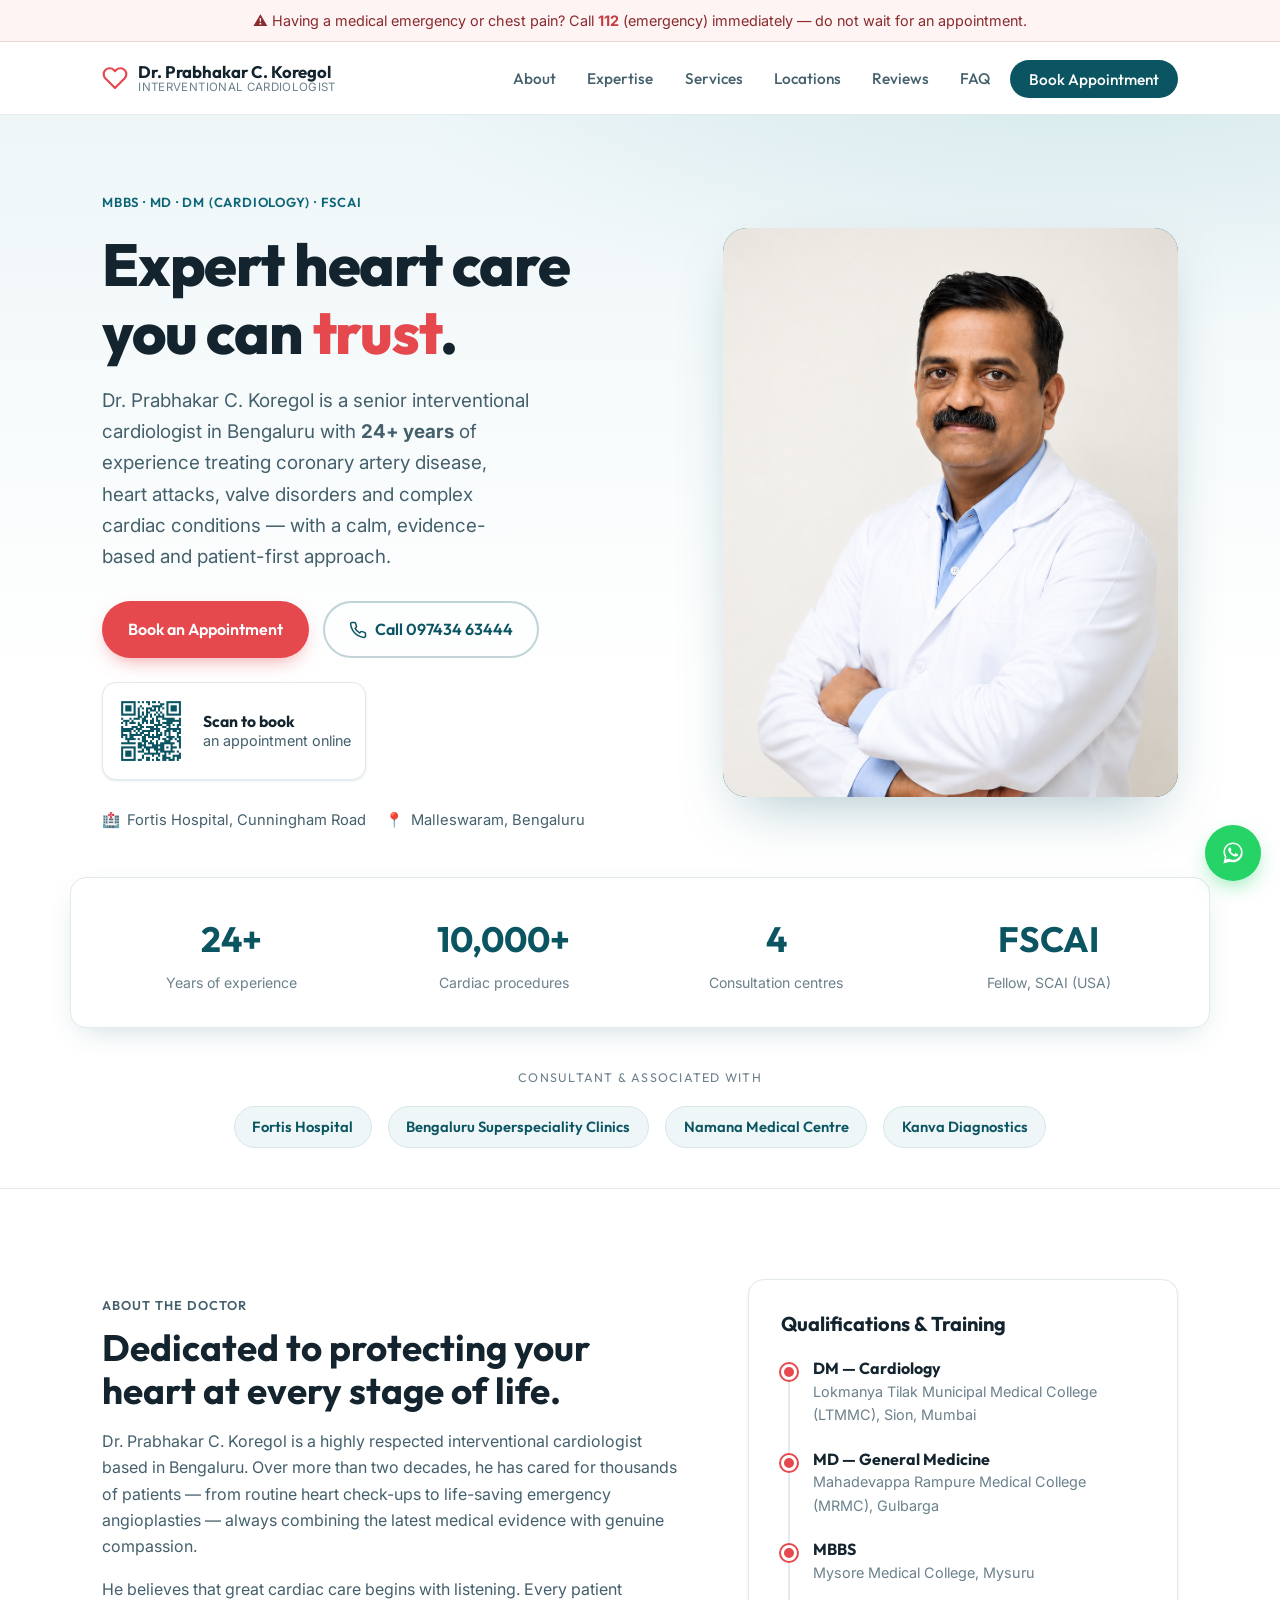
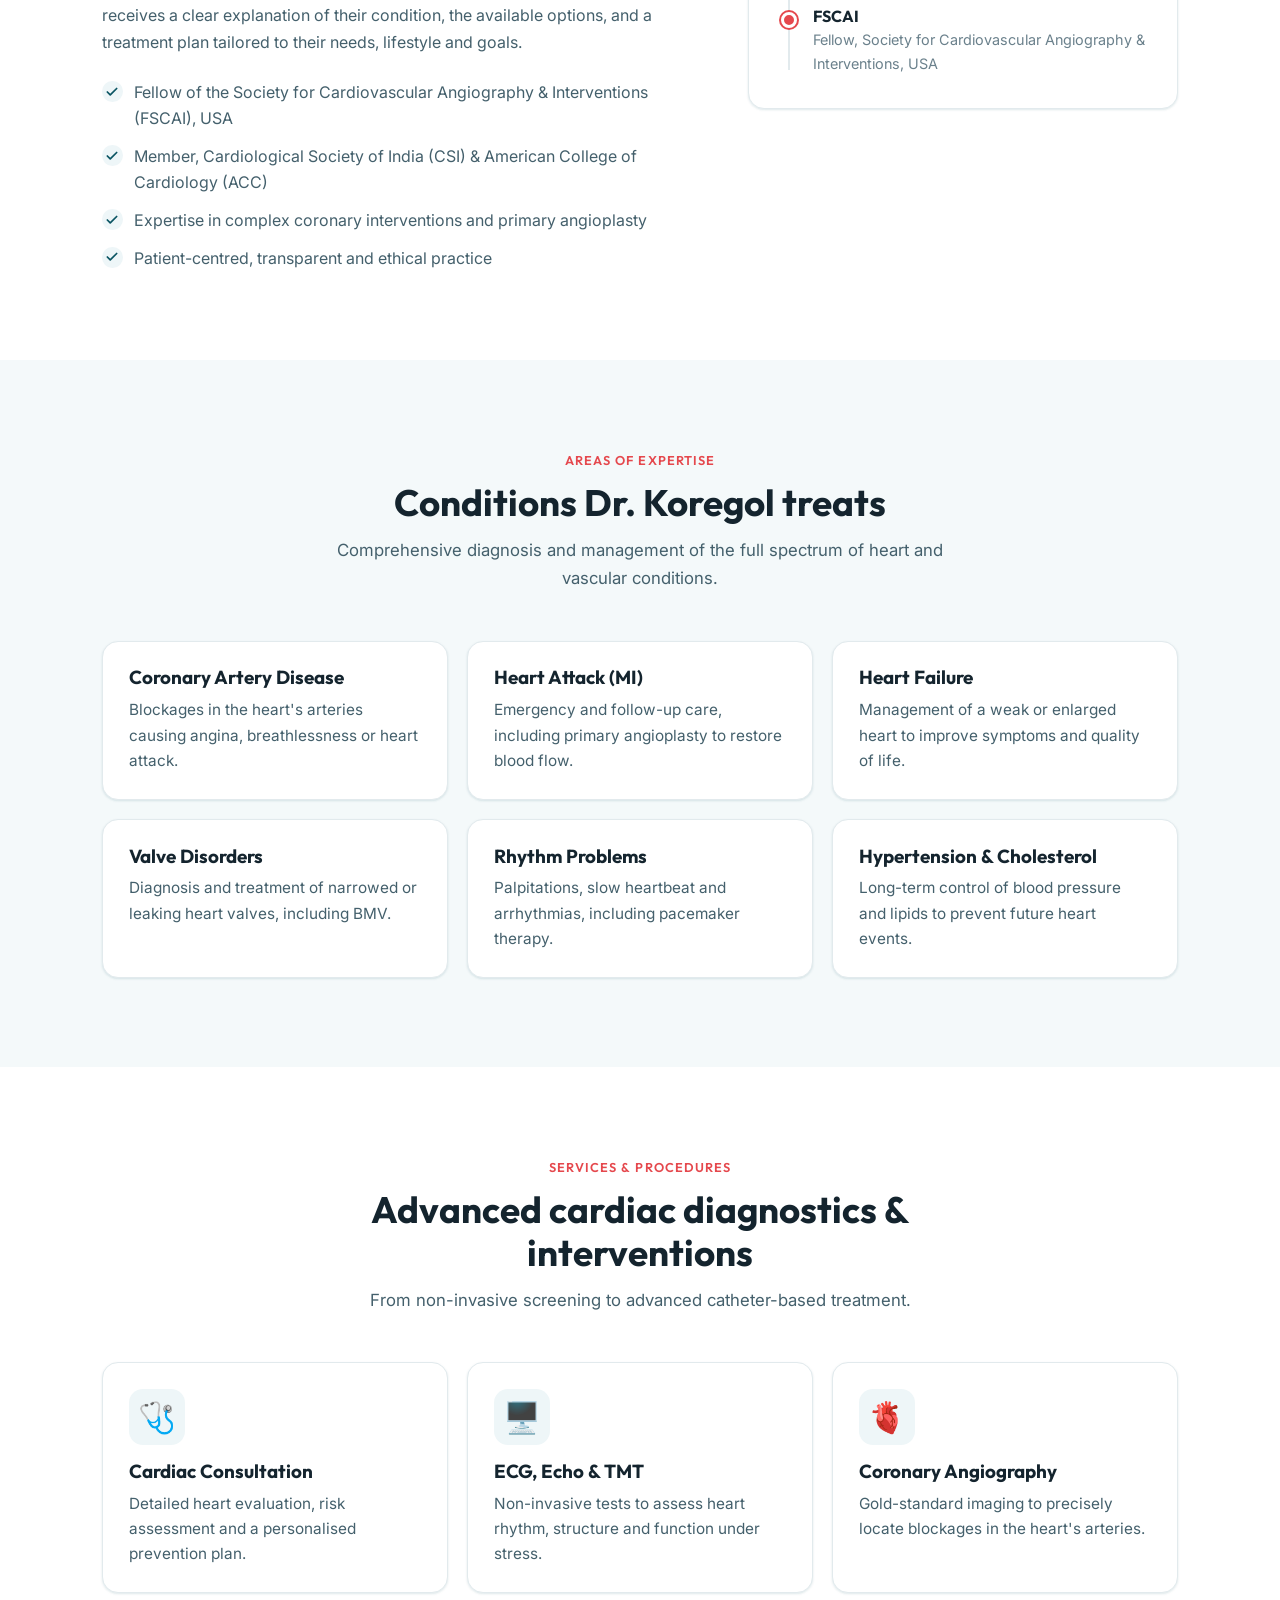
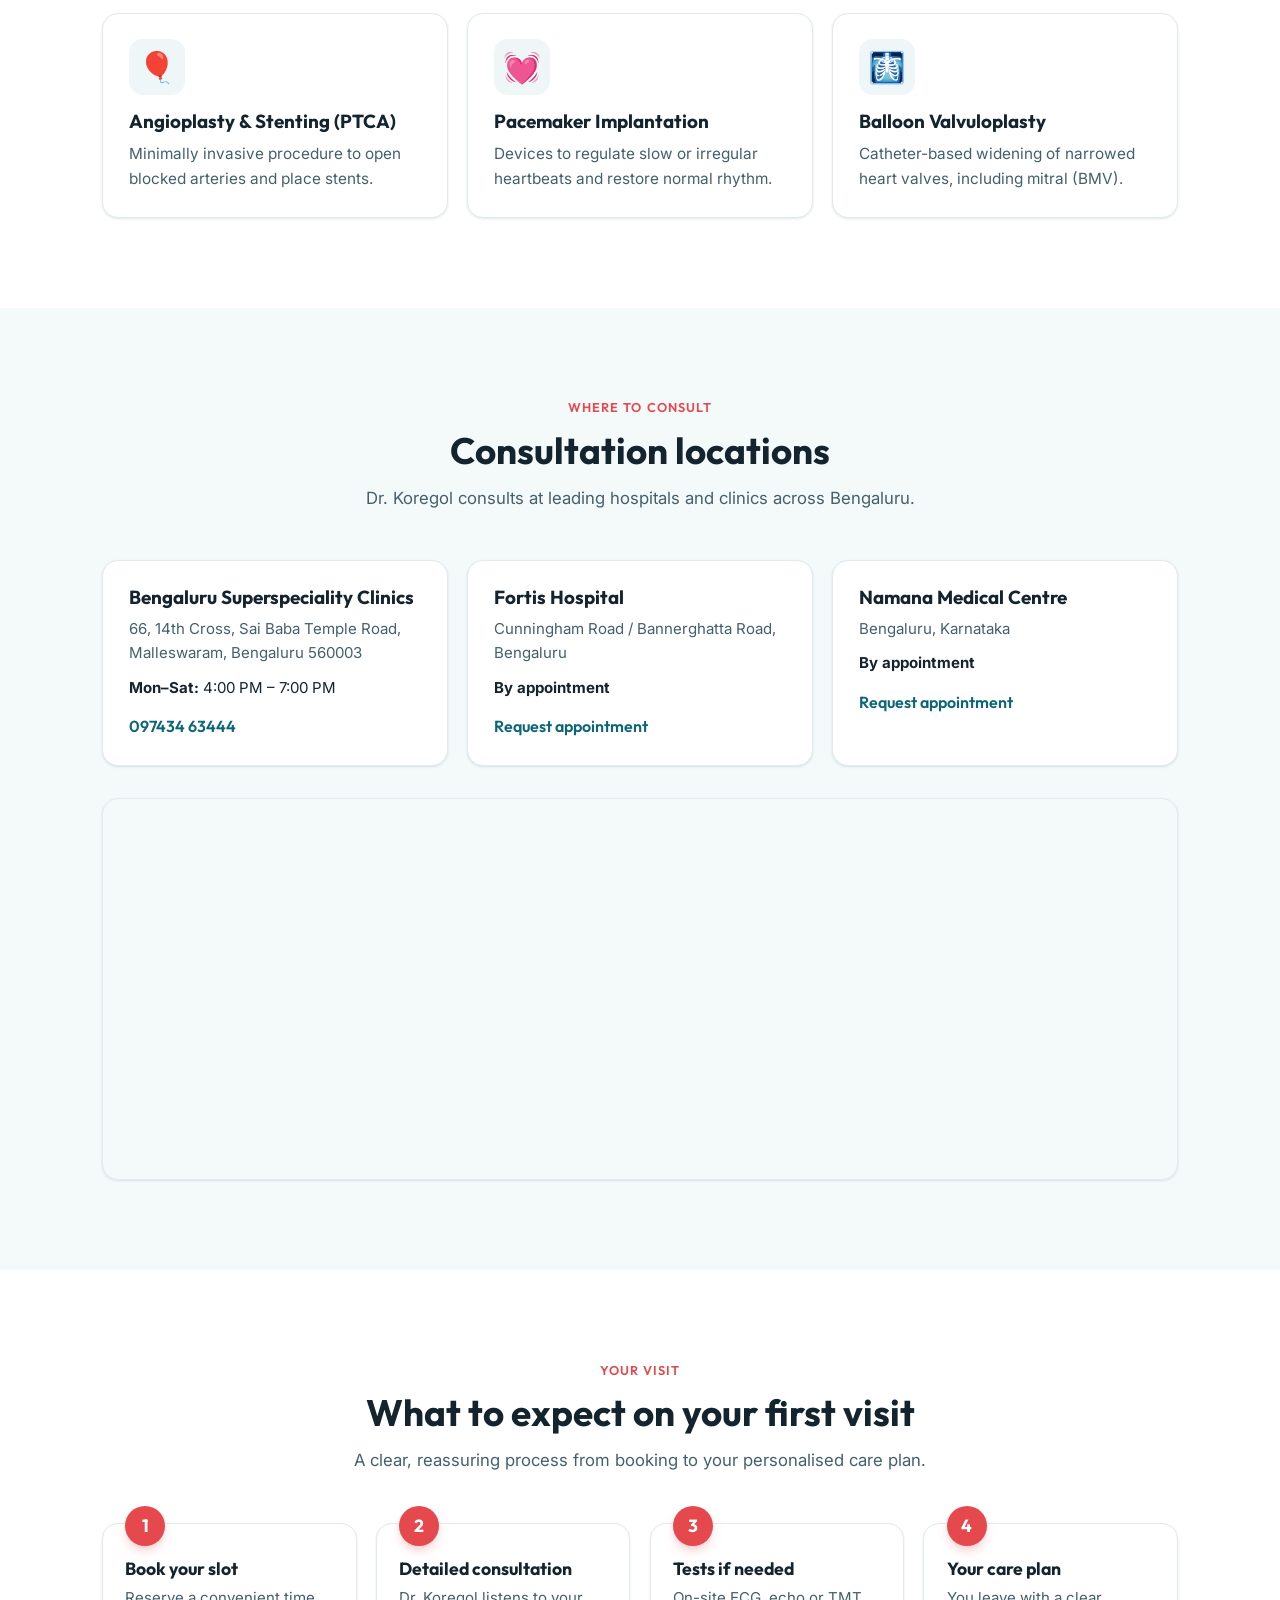
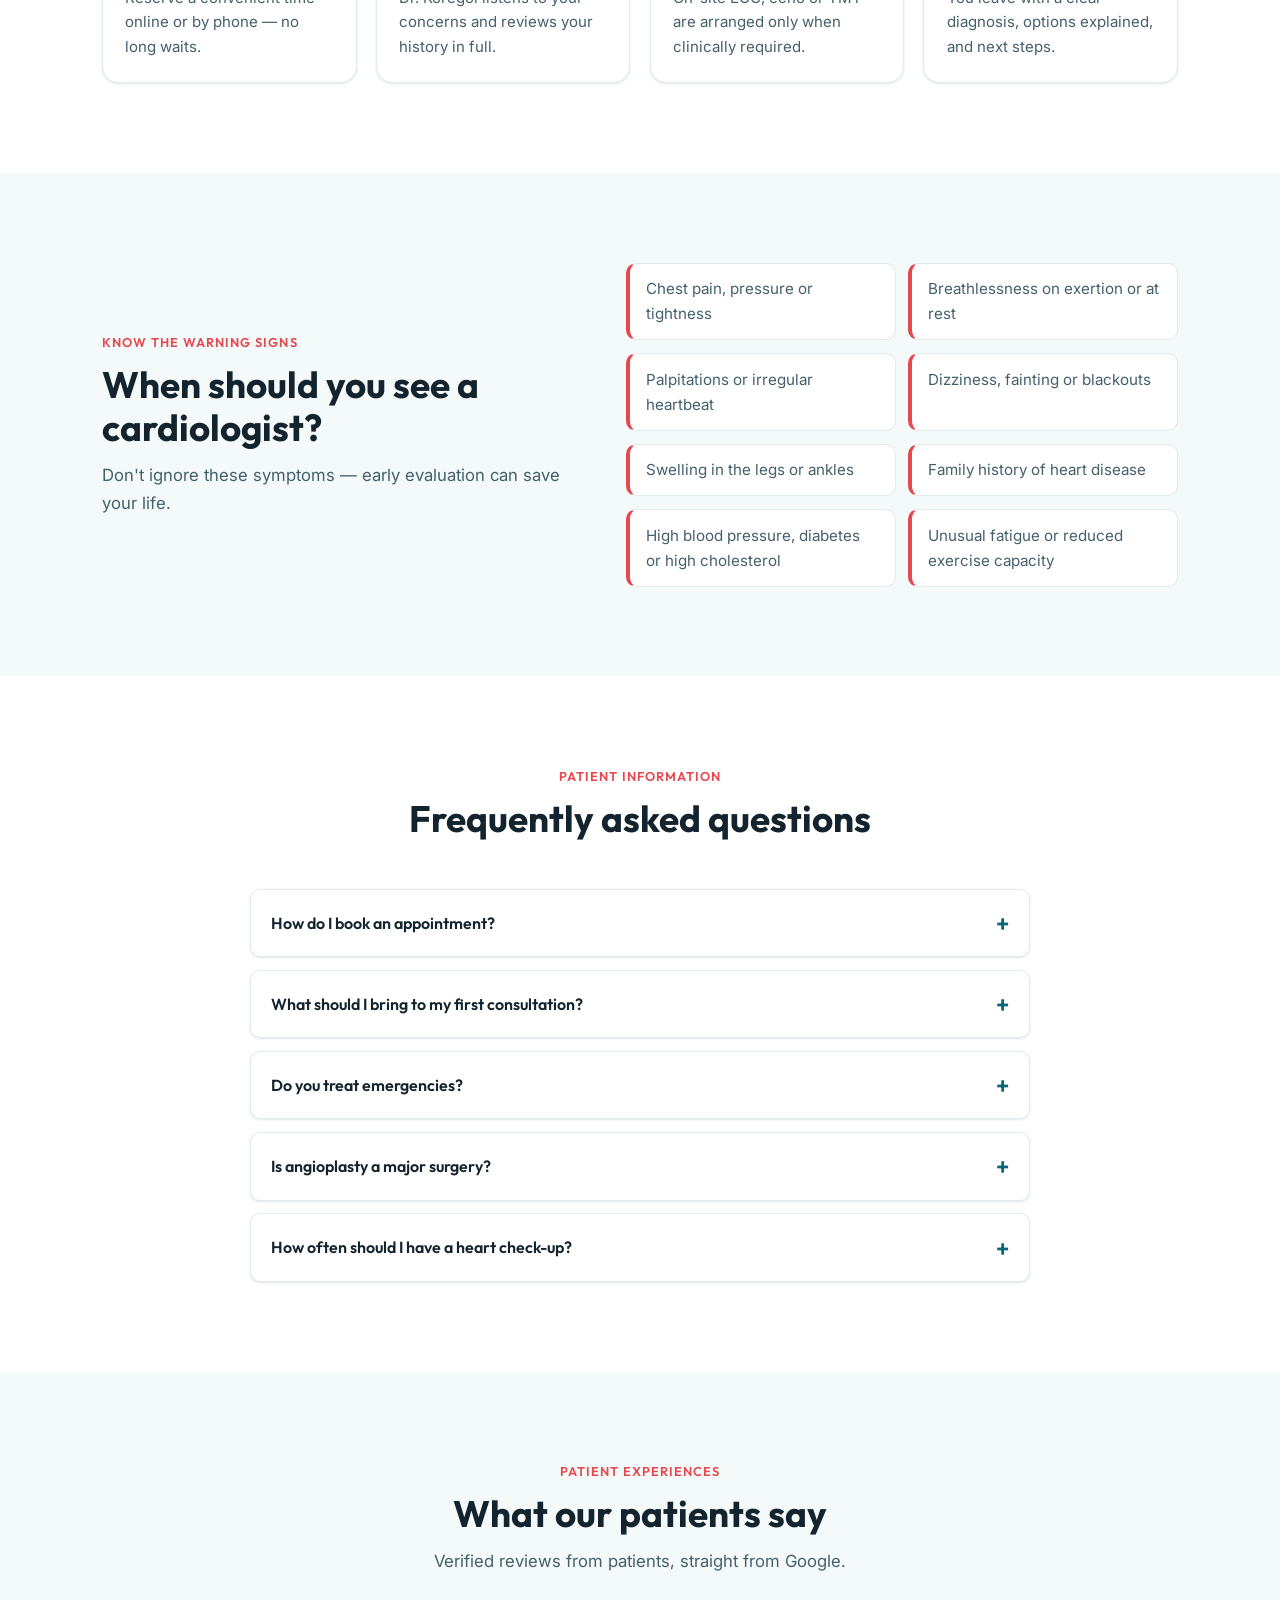
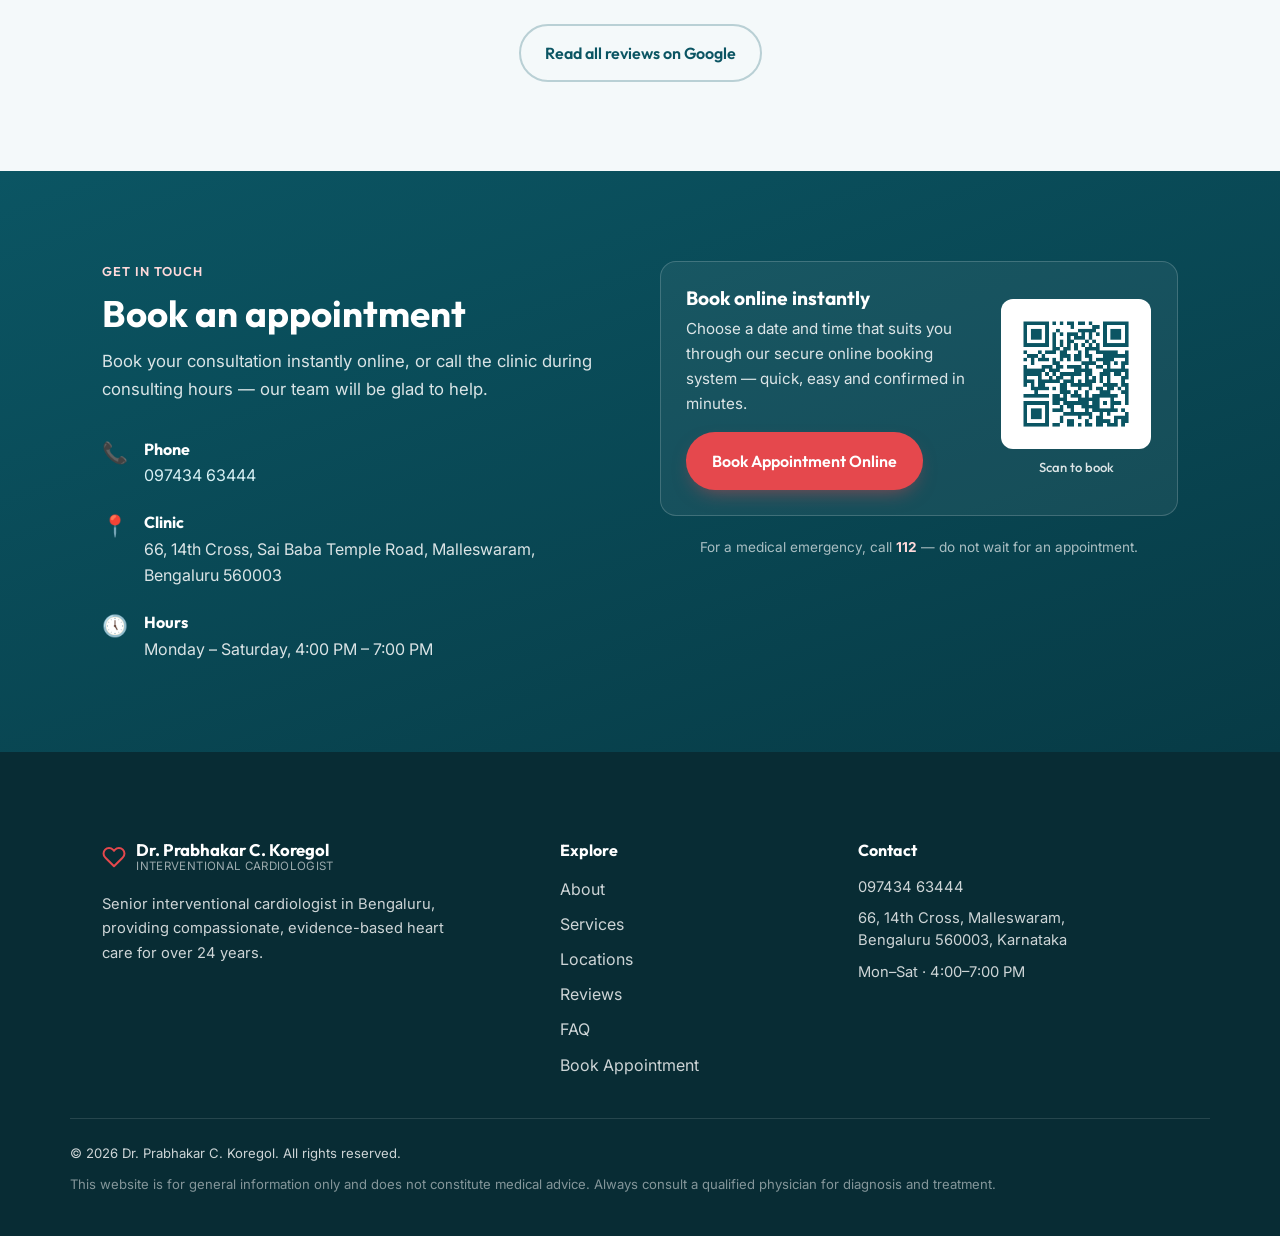
<file: index.html>
<!DOCTYPE html>
<html lang="en">
<head>
  <meta charset="UTF-8" />
  <meta name="viewport" content="width=device-width, initial-scale=1.0" />
  <meta name="theme-color" content="#0b5563" />

  <title>Dr. Prabhakar C. Koregol — Senior Interventional Cardiologist, Bengaluru</title>
  <meta name="description" content="Dr. Prabhakar C. Koregol is a senior interventional cardiologist in Bengaluru with 24+ years of experience in angiography, angioplasty, stenting and complex cardiac care. Book a consultation in Malleswaram." />
  <meta name="keywords" content="cardiologist Bangalore, interventional cardiologist Bengaluru, Dr Prabhakar Koregol, angioplasty Bangalore, heart specialist Malleswaram, angiography, stenting, heart doctor Bengaluru" />
  <meta name="author" content="Dr. Prabhakar C. Koregol" />
  <meta name="robots" content="index, follow" />
  <link rel="canonical" href="https://drprabhakarkoregol.in/" />

  <!-- Open Graph / social -->
  <meta property="og:type" content="website" />
  <meta property="og:site_name" content="Dr. Prabhakar C. Koregol" />
  <meta property="og:title" content="Dr. Prabhakar C. Koregol — Senior Interventional Cardiologist, Bengaluru" />
  <meta property="og:description" content="24+ years of experience in interventional cardiology. Compassionate, evidence-based heart care in Bengaluru." />
  <meta property="og:url" content="https://drprabhakarkoregol.in/" />
  <meta property="og:image" content="https://drprabhakarkoregol.in/assets/img/og-image.png" />
  <meta name="twitter:card" content="summary_large_image" />
  <meta name="twitter:title" content="Dr. Prabhakar C. Koregol — Senior Interventional Cardiologist" />
  <meta name="twitter:description" content="24+ years of experience in interventional cardiology in Bengaluru." />

  <!-- Icons & manifest -->
  <link rel="icon" href="assets/img/favicon.svg" type="image/svg+xml" />
  <link rel="apple-touch-icon" href="assets/img/favicon.svg" />
  <link rel="manifest" href="site.webmanifest" />

  <!-- Preconnect for fonts -->
  <link rel="preconnect" href="https://fonts.googleapis.com" />
  <link rel="preconnect" href="https://fonts.gstatic.com" crossorigin />
  <link rel="stylesheet" href="https://fonts.googleapis.com/css2?family=Outfit:wght@400;500;600;700;800&family=Inter:wght@400;500;600&display=swap" />

  <link rel="stylesheet" href="assets/css/styles.css" />

  <!-- Structured data: Physician (schema.org) -->
  <script type="application/ld+json">
  {
    "@context": "https://schema.org",
    "@type": "Physician",
    "name": "Dr. Prabhakar C. Koregol",
    "image": "https://drprabhakarkoregol.in/assets/img/og-image.png",
    "url": "https://drprabhakarkoregol.in/",
    "medicalSpecialty": "Cardiovascular",
    "description": "Senior interventional cardiologist in Bengaluru with over 24 years of experience in angiography, angioplasty, stenting and complex coronary interventions.",
    "telephone": "+91-9743463444",
    "address": {
      "@type": "PostalAddress",
      "streetAddress": "66, 14th Cross, Sai Baba Temple Road, Malleswaram",
      "addressLocality": "Bengaluru",
      "addressRegion": "Karnataka",
      "postalCode": "560003",
      "addressCountry": "IN"
    },
    "availableService": [
      { "@type": "MedicalProcedure", "name": "Coronary Angiography" },
      { "@type": "MedicalProcedure", "name": "Coronary Angioplasty (PTCA) & Stenting" },
      { "@type": "MedicalProcedure", "name": "Balloon Mitral Valvuloplasty" },
      { "@type": "MedicalProcedure", "name": "Pacemaker Implantation" }
    ]
  }
  </script>
</head>
<body>
  <a class="skip-link" href="#main">Skip to main content</a>

  <!-- Emergency banner -->
  <div class="emergency-bar" role="note">
    <span aria-hidden="true">⚠️</span> Having a medical emergency or chest pain? Call <strong>112</strong> (emergency) immediately — do not wait for an appointment.
  </div>

  <!-- Header -->
  <header class="site-header" id="top">
    <div class="container header-inner">
      <a href="#top" class="brand" aria-label="Dr. Prabhakar C. Koregol, home">
        <span class="brand-mark" aria-hidden="true">
          <svg viewBox="0 0 24 24" width="26" height="26" fill="none" stroke="currentColor" stroke-width="2" stroke-linecap="round" stroke-linejoin="round"><path d="M20.84 4.61a5.5 5.5 0 0 0-7.78 0L12 5.67l-1.06-1.06a5.5 5.5 0 0 0-7.78 7.78l1.06 1.06L12 21.23l7.78-7.78 1.06-1.06a5.5 5.5 0 0 0 0-7.78z"/></svg>
        </span>
        <span class="brand-text">
          <strong>Dr. Prabhakar C. Koregol</strong>
          <small>Interventional Cardiologist</small>
        </span>
      </a>

      <nav class="main-nav" id="primary-nav" aria-label="Primary">
        <button class="nav-close" aria-label="Close menu">&times;</button>
        <ul>
          <li><a href="#about">About</a></li>
          <li><a href="#expertise">Expertise</a></li>
          <li><a href="#services">Services</a></li>
          <li><a href="#locations">Locations</a></li>
          <li><a href="#reviews">Reviews</a></li>
          <li><a href="#faq">FAQ</a></li>
          <li><a href="book.html" class="nav-cta" target="_blank" rel="noopener">Book Appointment</a></li>
        </ul>
      </nav>

      <button class="nav-toggle" aria-label="Open menu" aria-expanded="false" aria-controls="primary-nav">
        <span></span><span></span><span></span>
      </button>
    </div>
  </header>

  <main id="main">
    <!-- Hero -->
    <section class="hero">
      <div class="container hero-grid">
        <div class="hero-content reveal">
          <p class="eyebrow">MBBS · MD · DM (Cardiology) · FSCAI</p>
          <h1>Expert heart care you can&nbsp;<span class="accent">trust</span>.</h1>
          <p class="lede">
            Dr. Prabhakar C. Koregol is a senior interventional cardiologist in Bengaluru with
            <strong>24+ years</strong> of experience treating coronary artery disease, heart
            attacks, valve disorders and complex cardiac conditions — with a calm, evidence-based
            and patient-first approach.
          </p>
          <div class="hero-actions">
            <a href="book.html" class="btn btn-primary" target="_blank" rel="noopener">Book an Appointment</a>
            <a href="tel:+919743463444" class="btn btn-ghost">
              <svg viewBox="0 0 24 24" width="18" height="18" fill="none" stroke="currentColor" stroke-width="2" stroke-linecap="round" stroke-linejoin="round" aria-hidden="true"><path d="M22 16.92v3a2 2 0 0 1-2.18 2 19.79 19.79 0 0 1-8.63-3.07 19.5 19.5 0 0 1-6-6 19.79 19.79 0 0 1-3.07-8.67A2 2 0 0 1 4.11 2h3a2 2 0 0 1 2 1.72c.13.96.36 1.9.7 2.81a2 2 0 0 1-.45 2.11L8.09 9.91a16 16 0 0 0 6 6l1.27-1.27a2 2 0 0 1 2.11-.45c.91.34 1.85.57 2.81.7A2 2 0 0 1 22 16.92z"/></svg>
              Call 097434 63444
            </a>
          </div>
          <a href="book.html" class="hero-qr" target="_blank" rel="noopener" aria-label="Scan or tap the QR code to book an appointment">
            <img src="assets/img/appointment-qr.png" width="92" height="92" alt="QR code to book an appointment with Dr. Prabhakar C. Koregol" loading="lazy" />
            <span><strong>Scan to book</strong>an appointment online</span>
          </a>
          <ul class="hero-trust">
            <li><span aria-hidden="true">🏥</span> Fortis Hospital, Cunningham Road</li>
            <li><span aria-hidden="true">📍</span> Malleswaram, Bengaluru</li>
          </ul>
        </div>

        <div class="hero-media reveal">
          <div class="hero-photo">
            <img src="assets/img/doctor.png" alt="Portrait of Dr. Prabhakar C. Koregol, interventional cardiologist in Bengaluru" width="1024" height="1536" loading="eager" decoding="async" />
          </div>
        </div>
      </div>
    </section>

    <!-- Stats -->
    <section class="stats" aria-label="Key facts">
      <div class="container stats-grid">
        <div class="stat reveal"><strong>24+</strong><span>Years of experience</span></div>
        <div class="stat reveal"><strong>10,000+</strong><span>Cardiac procedures</span></div>
        <div class="stat reveal"><strong>4</strong><span>Consultation centres</span></div>
        <div class="stat reveal"><strong>FSCAI</strong><span>Fellow, SCAI (USA)</span></div>
      </div>
    </section>

    <!-- Affiliations -->
    <section class="affiliations" aria-label="Hospital affiliations">
      <div class="container">
        <p class="affil-label">Consultant &amp; associated with</p>
        <ul class="affil-list reveal">
          <li>Fortis Hospital</li>
          <li>Bengaluru Superspeciality Clinics</li>
          <li>Namana Medical Centre</li>
          <li>Kanva Diagnostics</li>
        </ul>
      </div>
    </section>

    <!-- About -->
    <section class="section" id="about">
      <div class="container about-grid">
        <div class="reveal">
          <p class="section-eyebrow">About the doctor</p>
          <h2>Dedicated to protecting your heart at every stage of life.</h2>
          <p>
            Dr. Prabhakar C. Koregol is a highly respected interventional cardiologist based in
            Bengaluru. Over more than two decades, he has cared for thousands of patients — from
            routine heart check-ups to life-saving emergency angioplasties — always combining the
            latest medical evidence with genuine compassion.
          </p>
          <p>
            He believes that great cardiac care begins with listening. Every patient receives a
            clear explanation of their condition, the available options, and a treatment plan
            tailored to their needs, lifestyle and goals.
          </p>
          <ul class="checklist">
            <li>Fellow of the Society for Cardiovascular Angiography &amp; Interventions (FSCAI), USA</li>
            <li>Member, Cardiological Society of India (CSI) &amp; American College of Cardiology (ACC)</li>
            <li>Expertise in complex coronary interventions and primary angioplasty</li>
            <li>Patient-centred, transparent and ethical practice</li>
          </ul>
        </div>

        <aside class="credentials-card reveal" aria-label="Qualifications and training">
          <h3>Qualifications &amp; Training</h3>
          <ol class="timeline">
            <li>
              <span class="tl-dot" aria-hidden="true"></span>
              <h4>DM — Cardiology</h4>
              <p>Lokmanya Tilak Municipal Medical College (LTMMC), Sion, Mumbai</p>
            </li>
            <li>
              <span class="tl-dot" aria-hidden="true"></span>
              <h4>MD — General Medicine</h4>
              <p>Mahadevappa Rampure Medical College (MRMC), Gulbarga</p>
            </li>
            <li>
              <span class="tl-dot" aria-hidden="true"></span>
              <h4>MBBS</h4>
              <p>Mysore Medical College, Mysuru</p>
            </li>
            <li>
              <span class="tl-dot" aria-hidden="true"></span>
              <h4>FSCAI</h4>
              <p>Fellow, Society for Cardiovascular Angiography &amp; Interventions, USA</p>
            </li>
          </ol>
        </aside>
      </div>
    </section>

    <!-- Expertise / conditions -->
    <section class="section section-tint" id="expertise">
      <div class="container">
        <div class="section-head reveal">
          <p class="section-eyebrow">Areas of expertise</p>
          <h2>Conditions Dr. Koregol treats</h2>
          <p class="section-sub">Comprehensive diagnosis and management of the full spectrum of heart and vascular conditions.</p>
        </div>
        <div class="cards-grid">
          <article class="info-card reveal">
            <h3>Coronary Artery Disease</h3>
            <p>Blockages in the heart's arteries causing angina, breathlessness or heart attack.</p>
          </article>
          <article class="info-card reveal">
            <h3>Heart Attack (MI)</h3>
            <p>Emergency and follow-up care, including primary angioplasty to restore blood flow.</p>
          </article>
          <article class="info-card reveal">
            <h3>Heart Failure</h3>
            <p>Management of a weak or enlarged heart to improve symptoms and quality of life.</p>
          </article>
          <article class="info-card reveal">
            <h3>Valve Disorders</h3>
            <p>Diagnosis and treatment of narrowed or leaking heart valves, including BMV.</p>
          </article>
          <article class="info-card reveal">
            <h3>Rhythm Problems</h3>
            <p>Palpitations, slow heartbeat and arrhythmias, including pacemaker therapy.</p>
          </article>
          <article class="info-card reveal">
            <h3>Hypertension &amp; Cholesterol</h3>
            <p>Long-term control of blood pressure and lipids to prevent future heart events.</p>
          </article>
        </div>
      </div>
    </section>

    <!-- Services / procedures -->
    <section class="section" id="services">
      <div class="container">
        <div class="section-head reveal">
          <p class="section-eyebrow">Services &amp; procedures</p>
          <h2>Advanced cardiac diagnostics &amp; interventions</h2>
          <p class="section-sub">From non-invasive screening to advanced catheter-based treatment.</p>
        </div>
        <div class="cards-grid">
          <article class="service-card reveal">
            <div class="service-icon" aria-hidden="true">🩺</div>
            <h3>Cardiac Consultation</h3>
            <p>Detailed heart evaluation, risk assessment and a personalised prevention plan.</p>
          </article>
          <article class="service-card reveal">
            <div class="service-icon" aria-hidden="true">🖥️</div>
            <h3>ECG, Echo &amp; TMT</h3>
            <p>Non-invasive tests to assess heart rhythm, structure and function under stress.</p>
          </article>
          <article class="service-card reveal">
            <div class="service-icon" aria-hidden="true">🫀</div>
            <h3>Coronary Angiography</h3>
            <p>Gold-standard imaging to precisely locate blockages in the heart's arteries.</p>
          </article>
          <article class="service-card reveal">
            <div class="service-icon" aria-hidden="true">🎈</div>
            <h3>Angioplasty &amp; Stenting (PTCA)</h3>
            <p>Minimally invasive procedure to open blocked arteries and place stents.</p>
          </article>
          <article class="service-card reveal">
            <div class="service-icon" aria-hidden="true">💓</div>
            <h3>Pacemaker Implantation</h3>
            <p>Devices to regulate slow or irregular heartbeats and restore normal rhythm.</p>
          </article>
          <article class="service-card reveal">
            <div class="service-icon" aria-hidden="true">🩻</div>
            <h3>Balloon Valvuloplasty</h3>
            <p>Catheter-based widening of narrowed heart valves, including mitral (BMV).</p>
          </article>
        </div>
      </div>
    </section>

    <!-- Locations -->
    <section class="section section-tint" id="locations">
      <div class="container">
        <div class="section-head reveal">
          <p class="section-eyebrow">Where to consult</p>
          <h2>Consultation locations</h2>
          <p class="section-sub">Dr. Koregol consults at leading hospitals and clinics across Bengaluru.</p>
        </div>
        <div class="cards-grid">
          <article class="location-card reveal">
            <h3>Bengaluru Superspeciality Clinics</h3>
            <p class="loc-addr">66, 14th Cross, Sai Baba Temple Road, Malleswaram, Bengaluru 560003</p>
            <p class="loc-time"><strong>Mon–Sat:</strong> 4:00 PM – 7:00 PM</p>
            <a class="loc-link" href="tel:+919743463444">097434 63444</a>
          </article>
          <article class="location-card reveal">
            <h3>Fortis Hospital</h3>
            <p class="loc-addr">Cunningham Road / Bannerghatta Road, Bengaluru</p>
            <p class="loc-time"><strong>By appointment</strong></p>
            <a class="loc-link" href="book.html" target="_blank" rel="noopener">Request appointment</a>
          </article>
          <article class="location-card reveal">
            <h3>Namana Medical Centre</h3>
            <p class="loc-addr">Bengaluru, Karnataka</p>
            <p class="loc-time"><strong>By appointment</strong></p>
            <a class="loc-link" href="book.html" target="_blank" rel="noopener">Request appointment</a>
          </article>
        </div>

        <div class="map-embed reveal">
          <iframe
            title="Map to Bengaluru Superspeciality Clinics, Malleswaram"
            src="https://maps.google.com/maps?q=Bengaluru%20Superspeciality%20Clinics%2C%2014th%20Cross%2C%20Malleswaram%2C%20Bengaluru&amp;z=16&amp;output=embed"
            loading="lazy" referrerpolicy="no-referrer-when-downgrade"></iframe>
        </div>
      </div>
    </section>

    <!-- What to expect on first visit -->
    <section class="section" id="first-visit">
      <div class="container">
        <div class="section-head reveal">
          <p class="section-eyebrow">Your visit</p>
          <h2>What to expect on your first visit</h2>
          <p class="section-sub">A clear, reassuring process from booking to your personalised care plan.</p>
        </div>
        <ol class="steps-grid">
          <li class="step-card reveal">
            <span class="step-num">1</span>
            <h3>Book your slot</h3>
            <p>Reserve a convenient time online or by phone — no long waits.</p>
          </li>
          <li class="step-card reveal">
            <span class="step-num">2</span>
            <h3>Detailed consultation</h3>
            <p>Dr. Koregol listens to your concerns and reviews your history in full.</p>
          </li>
          <li class="step-card reveal">
            <span class="step-num">3</span>
            <h3>Tests if needed</h3>
            <p>On-site ECG, echo or TMT are arranged only when clinically required.</p>
          </li>
          <li class="step-card reveal">
            <span class="step-num">4</span>
            <h3>Your care plan</h3>
            <p>You leave with a clear diagnosis, options explained, and next steps.</p>
          </li>
        </ol>
      </div>
    </section>

    <!-- Why see a cardiologist -->
    <section class="section warn-section">
      <div class="container warn-grid">
        <div class="reveal">
          <p class="section-eyebrow">Know the warning signs</p>
          <h2>When should you see a cardiologist?</h2>
          <p class="section-sub">Don't ignore these symptoms — early evaluation can save your life.</p>
        </div>
        <ul class="symptom-list reveal">
          <li>Chest pain, pressure or tightness</li>
          <li>Breathlessness on exertion or at rest</li>
          <li>Palpitations or irregular heartbeat</li>
          <li>Dizziness, fainting or blackouts</li>
          <li>Swelling in the legs or ankles</li>
          <li>Family history of heart disease</li>
          <li>High blood pressure, diabetes or high cholesterol</li>
          <li>Unusual fatigue or reduced exercise capacity</li>
        </ul>
      </div>
    </section>

    <!-- FAQ -->
    <section class="section" id="faq">
      <div class="container">
        <div class="section-head reveal">
          <p class="section-eyebrow">Patient information</p>
          <h2>Frequently asked questions</h2>
        </div>
        <div class="faq-list reveal">
          <details>
            <summary>How do I book an appointment?</summary>
            <p>You can call <a href="tel:+919743463444">097434 63444</a> during clinic hours, or book online instantly using the button below. Our team will confirm a convenient slot with you.</p>
          </details>
          <details>
            <summary>What should I bring to my first consultation?</summary>
            <p>Please bring any previous medical records, ECG/echo reports, a list of your current medications, and details of any allergies. This helps Dr. Koregol give you the most accurate advice.</p>
          </details>
          <details>
            <summary>Do you treat emergencies?</summary>
            <p>For a medical emergency such as severe chest pain, please call <strong>112</strong> or go to the nearest emergency department immediately. This website is not for emergency care.</p>
          </details>
          <details>
            <summary>Is angioplasty a major surgery?</summary>
            <p>Angioplasty is a minimally invasive, catheter-based procedure — not open-heart surgery. Most patients are awake during the procedure and recover quickly. Dr. Koregol will explain what to expect in your case.</p>
          </details>
          <details>
            <summary>How often should I have a heart check-up?</summary>
            <p>Adults over 40, or anyone with risk factors like diabetes, high blood pressure, smoking or a family history of heart disease, should consider an annual cardiac evaluation. Dr. Koregol can advise the right schedule for you.</p>
          </details>
        </div>
      </div>
    </section>

    <!-- Patient reviews (Google) -->
    <section class="section section-tint" id="reviews">
      <div class="container">
        <div class="section-head reveal">
          <p class="section-eyebrow">Patient experiences</p>
          <h2>What our patients say</h2>
          <p class="section-sub">Verified reviews from patients, straight from Google.</p>
        </div>

        <!--
          ============================================================
          GOOGLE REVIEWS WIDGET (Featurable — free, auto-updating)
          ------------------------------------------------------------
          One-time setup (no coding):
          1. Go to https://featurable.com and sign up (free, no card).
          2. Connect Dr. Koregol's Google Business Profile and create a widget
             (choose a "cards/grid" layout to match the rest of the site).
          3. Featurable gives you a widget ID like  featurable-xxxxxxxx
          4. Replace REPLACE_WITH_WIDGET_ID below with that exact id.
          The <script> that powers it is already included near the end of this
          file, and the security policy (CSP) already allows featurable.com.
          ============================================================
        -->
        <div class="reviews-widget reveal">
          <div id="featurable-REPLACE_WITH_WIDGET_ID" data-featurable-async></div>
          <noscript>
            <p class="reviews-fallback">Please enable JavaScript to view patient reviews, or read them directly on Google below.</p>
          </noscript>
        </div>

        <div class="reviews-cta reveal">
          <!-- Replace with Dr. Koregol's exact Google profile/reviews link when available -->
          <a href="https://www.google.com/maps/search/?api=1&amp;query=Dr%20Prabhakar%20C%20Koregol%20Cardiologist%20Bengaluru" class="btn btn-ghost" target="_blank" rel="noopener">Read all reviews on Google</a>
        </div>
      </div>
    </section>

    <!-- Contact / appointment -->
    <section class="section section-dark" id="contact">
      <div class="container contact-grid">
        <div class="reveal">
          <p class="section-eyebrow light">Get in touch</p>
          <h2>Book an appointment</h2>
          <p class="section-sub light">Book your consultation instantly online, or call the clinic during consulting hours — our team will be glad to help.</p>

          <ul class="contact-info">
            <li>
              <span class="ci-icon" aria-hidden="true">📞</span>
              <div><strong>Phone</strong><br><a href="tel:+919743463444">097434 63444</a></div>
            </li>
            <li>
              <span class="ci-icon" aria-hidden="true">📍</span>
              <div><strong>Clinic</strong><br>66, 14th Cross, Sai Baba Temple Road, Malleswaram, Bengaluru 560003</div>
            </li>
            <li>
              <span class="ci-icon" aria-hidden="true">🕔</span>
              <div><strong>Hours</strong><br>Monday – Saturday, 4:00 PM – 7:00 PM</div>
            </li>
          </ul>
        </div>

        <div class="reveal">
          <div class="book-online">
            <div class="book-online-text">
              <h3>Book online instantly</h3>
              <p>Choose a date and time that suits you through our secure online booking system — quick, easy and confirmed in minutes.</p>
              <a href="book.html" class="btn btn-primary" target="_blank" rel="noopener">Book Appointment Online</a>
            </div>
            <figure class="book-qr">
              <img src="assets/img/appointment-qr.png" width="160" height="160" alt="QR code to book an appointment with Dr. Prabhakar C. Koregol" loading="lazy" />
              <figcaption>Scan to book</figcaption>
            </figure>
          </div>
          <p class="book-emergency">For a medical emergency, call <strong>112</strong> — do not wait for an appointment.</p>
        </div>
      </div>
    </section>
  </main>

  <!-- Footer -->
  <footer class="site-footer">
    <div class="container footer-grid">
      <div>
        <a href="#top" class="brand brand-footer">
          <span class="brand-mark" aria-hidden="true">
            <svg viewBox="0 0 24 24" width="24" height="24" fill="none" stroke="currentColor" stroke-width="2" stroke-linecap="round" stroke-linejoin="round"><path d="M20.84 4.61a5.5 5.5 0 0 0-7.78 0L12 5.67l-1.06-1.06a5.5 5.5 0 0 0-7.78 7.78l1.06 1.06L12 21.23l7.78-7.78 1.06-1.06a5.5 5.5 0 0 0 0-7.78z"/></svg>
          </span>
          <span class="brand-text"><strong>Dr. Prabhakar C. Koregol</strong><small>Interventional Cardiologist</small></span>
        </a>
        <p class="footer-about">Senior interventional cardiologist in Bengaluru, providing compassionate, evidence-based heart care for over 24 years.</p>
      </div>
      <nav class="footer-nav" aria-label="Footer">
        <h4>Explore</h4>
        <ul>
          <li><a href="#about">About</a></li>
          <li><a href="#services">Services</a></li>
          <li><a href="#locations">Locations</a></li>
          <li><a href="#reviews">Reviews</a></li>
          <li><a href="#faq">FAQ</a></li>
          <li><a href="book.html" target="_blank" rel="noopener">Book Appointment</a></li>
        </ul>
      </nav>
      <div class="footer-contact">
        <h4>Contact</h4>
        <p><a href="tel:+919743463444">097434 63444</a></p>
        <p>66, 14th Cross, Malleswaram,<br>Bengaluru 560003, Karnataka</p>
        <p>Mon–Sat · 4:00–7:00 PM</p>
      </div>
    </div>
    <div class="container footer-bottom">
      <p>&copy; <span id="year">2026</span> Dr. Prabhakar C. Koregol. All rights reserved.</p>
      <p class="footer-disclaimer">This website is for general information only and does not constitute medical advice. Always consult a qualified physician for diagnosis and treatment.</p>
    </div>
  </footer>

  <a href="#top" class="back-to-top" aria-label="Back to top" hidden>
    <svg viewBox="0 0 24 24" width="20" height="20" fill="none" stroke="currentColor" stroke-width="2" stroke-linecap="round" stroke-linejoin="round" aria-hidden="true"><path d="M18 15l-6-6-6 6"/></svg>
  </a>

  <!-- WhatsApp floating button (replace number if a dedicated WhatsApp line is used) -->
  <a href="https://wa.me/919743463444?text=Hello%2C%20I%20would%20like%20to%20book%20an%20appointment%20with%20Dr.%20Prabhakar%20Koregol."
     class="whatsapp-fab" target="_blank" rel="noopener" aria-label="Chat with us on WhatsApp">
    <svg viewBox="0 0 32 32" width="28" height="28" fill="currentColor" aria-hidden="true"><path d="M16.04 4C9.97 4 5.06 8.9 5.06 14.95c0 2.11.62 4.07 1.68 5.72L5 28l7.5-1.96a11 11 0 0 0 3.54.58h.01c6.06 0 10.98-4.9 10.98-10.95C27.03 8.9 22.1 4 16.04 4zm0 19.86h-.01a9.1 9.1 0 0 1-4.64-1.27l-.33-.2-3.45.9.92-3.36-.22-.35a9 9 0 0 1-1.39-4.83c0-5 4.07-9.06 9.1-9.06 2.43 0 4.71.95 6.43 2.66a8.98 8.98 0 0 1 2.66 6.41c0 5-4.07 9.06-9.1 9.06zm5.05-6.78c-.28-.14-1.64-.81-1.89-.9s-.44-.14-.62.14-.71.9-.87 1.08-.32.21-.6.07a7.4 7.4 0 0 1-2.18-1.34 8.2 8.2 0 0 1-1.51-1.87c-.16-.28 0-.42.12-.56.13-.13.28-.32.42-.49.14-.16.18-.28.28-.46.09-.19.05-.35-.02-.49s-.62-1.5-.85-2.05c-.22-.54-.45-.47-.62-.48l-.53-.01c-.18 0-.48.07-.73.35s-.96.94-.96 2.3.99 2.66 1.12 2.85c.14.18 1.94 2.96 4.7 4.15.66.28 1.17.45 1.57.58.66.21 1.26.18 1.74.11.53-.08 1.64-.67 1.87-1.32.23-.65.23-1.2.16-1.32-.07-.12-.25-.19-.53-.33z"/></svg>
  </a>

  <!-- Sticky action bar (mobile only) -->
  <div class="mobile-bar" role="navigation" aria-label="Quick actions">
    <a href="tel:+919743463444" class="mobile-bar-btn mb-call">
      <svg viewBox="0 0 24 24" width="18" height="18" fill="none" stroke="currentColor" stroke-width="2" stroke-linecap="round" stroke-linejoin="round" aria-hidden="true"><path d="M22 16.92v3a2 2 0 0 1-2.18 2 19.79 19.79 0 0 1-8.63-3.07 19.5 19.5 0 0 1-6-6 19.79 19.79 0 0 1-3.07-8.67A2 2 0 0 1 4.11 2h3a2 2 0 0 1 2 1.72c.13.96.36 1.9.7 2.81a2 2 0 0 1-.45 2.11L8.09 9.91a16 16 0 0 0 6 6l1.27-1.27a2 2 0 0 1 2.11-.45c.91.34 1.85.57 2.81.7A2 2 0 0 1 22 16.92z"/></svg>
      Call
    </a>
    <a href="book.html" class="mobile-bar-btn mb-book" target="_blank" rel="noopener">Book Appointment</a>
  </div>

  <!-- Featurable Google Reviews widget loader.
       Disabled until a real widget ID is set in the #reviews section.
       To enable: set the widget id (replace REPLACE_WITH_WIDGET_ID) then
       uncomment the <script> line below. -->
  <!-- <script src="https://featurable.com/assets/bundle.js" defer></script> -->
  <script src="assets/js/main.js" defer></script>
</body>
</html>
</file>
<file: assets/css/styles.css>
/* =========================================================
   Dr. Prabhakar C. Koregol — Cardiology website
   Design system & styles
   ========================================================= */

:root {
  /* Palette */
  --teal-900: #073b46;
  --teal-800: #0b5563;
  --teal-700: #0d6678;
  --teal-600: #11808f;
  --teal-50:  #eef6f8;
  --accent:   #e5484d;   /* heartbeat red */
  --accent-dark: #c43c41;

  --ink:      #14242e;
  --ink-soft: #44606c;
  --muted:    #6b818c;
  --line:     #e2eaed;
  --bg:       #ffffff;
  --bg-tint:  #f4f9fa;
  --bg-dark:  #0b5563;

  --radius: 16px;
  --radius-sm: 10px;
  --shadow-sm: 0 1px 3px rgba(11, 85, 99, .08), 0 1px 2px rgba(11, 85, 99, .06);
  --shadow:    0 10px 30px -12px rgba(11, 85, 99, .25);
  --shadow-lg: 0 24px 60px -20px rgba(11, 85, 99, .35);

  --font-head: 'Outfit', system-ui, -apple-system, 'Segoe UI', sans-serif;
  --font-body: 'Inter', system-ui, -apple-system, 'Segoe UI', sans-serif;

  --maxw: 1140px;
  --space: clamp(3.5rem, 7vw, 6rem);
}

/* Reset */
*, *::before, *::after { box-sizing: border-box; }
* { margin: 0; }
html { scroll-behavior: smooth; -webkit-text-size-adjust: 100%; }
@media (prefers-reduced-motion: reduce) {
  html { scroll-behavior: auto; }
  *, *::before, *::after { animation-duration: .001ms !important; transition-duration: .001ms !important; }
}

body {
  font-family: var(--font-body);
  color: var(--ink);
  background: var(--bg);
  line-height: 1.65;
  -webkit-font-smoothing: antialiased;
  text-rendering: optimizeLegibility;
}

img, svg { display: block; max-width: 100%; }
a { color: var(--teal-700); text-decoration: none; }
a:hover { text-decoration: underline; }

h1, h2, h3, h4 { font-family: var(--font-head); line-height: 1.15; color: var(--ink); font-weight: 700; }

.container { width: 100%; max-width: var(--maxw); margin-inline: auto; padding-inline: clamp(1.2rem, 4vw, 2rem); }

.skip-link {
  position: absolute; left: -999px; top: 0; z-index: 1000;
  background: var(--teal-800); color: #fff; padding: .75rem 1.25rem; border-radius: 0 0 var(--radius-sm) 0;
}
.skip-link:focus { left: 0; }

/* Focus visibility */
:focus-visible { outline: 3px solid var(--teal-600); outline-offset: 2px; border-radius: 4px; }

/* ===================== Buttons ===================== */
.btn {
  display: inline-flex; align-items: center; gap: .55rem; justify-content: center;
  font-family: var(--font-head); font-weight: 600; font-size: 1rem;
  padding: .85rem 1.5rem; border-radius: 50px; border: 2px solid transparent;
  cursor: pointer; transition: transform .15s ease, box-shadow .2s ease, background .2s ease, color .2s ease;
  text-decoration: none; white-space: nowrap;
}
.btn:hover { text-decoration: none; transform: translateY(-2px); }
.btn-primary { background: var(--accent); color: #fff; box-shadow: 0 8px 20px -8px rgba(229,72,77,.6); }
.btn-primary:hover { background: var(--accent-dark); }
.btn-ghost { background: transparent; color: var(--teal-800); border-color: rgba(11,85,99,.25); }
.btn-ghost:hover { border-color: var(--teal-700); background: var(--teal-50); }
.btn-block { width: 100%; }

/* ===================== Emergency bar ===================== */
.emergency-bar {
  background: #fff4f4; color: #8a2b2e; text-align: center;
  font-size: .9rem; padding: .55rem 1rem; border-bottom: 1px solid #f3d4d4;
}
.emergency-bar strong { color: var(--accent-dark); }

/* ===================== Header ===================== */
.site-header {
  position: sticky; top: 0; z-index: 100;
  background: rgba(255,255,255,.92); backdrop-filter: saturate(150%) blur(10px);
  border-bottom: 1px solid var(--line);
}
.header-inner { display: flex; align-items: center; justify-content: space-between; gap: 1rem; min-height: 72px; }
.brand { display: inline-flex; align-items: center; gap: .65rem; color: var(--ink); }
.brand:hover { text-decoration: none; }
.brand-mark { color: var(--accent); display: grid; place-items: center; }
.brand-text { display: flex; flex-direction: column; line-height: 1.1; }
.brand-text strong { font-family: var(--font-head); font-size: 1.05rem; }
.brand-text small { color: var(--muted); font-size: .72rem; letter-spacing: .03em; text-transform: uppercase; }

.main-nav ul { list-style: none; display: flex; align-items: center; gap: .35rem; padding: 0; }
.main-nav a { color: var(--ink-soft); font-family: var(--font-head); font-weight: 500; font-size: .96rem; padding: .55rem .8rem; border-radius: 8px; }
.main-nav a:hover { color: var(--teal-800); background: var(--teal-50); text-decoration: none; }
.nav-cta { background: var(--teal-800); color: #fff !important; border-radius: 50px !important; padding: .6rem 1.2rem !important; }
.nav-cta:hover { background: var(--teal-900); }
.nav-close { display: none; }

.nav-toggle { display: none; flex-direction: column; gap: 5px; background: none; border: 0; cursor: pointer; padding: .5rem; }
.nav-toggle span { width: 26px; height: 2.5px; background: var(--ink); border-radius: 2px; transition: .25s; }

/* ===================== Hero ===================== */
.hero {
  position: relative; overflow: hidden;
  background:
    radial-gradient(1200px 500px at 85% -10%, rgba(17,128,143,.12), transparent 60%),
    linear-gradient(180deg, var(--teal-50), #fff 70%);
  padding: clamp(2.5rem, 6vw, 5rem) 0 var(--space);
}
.hero-grid { display: grid; grid-template-columns: 1.1fr .9fr; gap: clamp(2rem, 5vw, 4rem); align-items: center; }
.eyebrow { font-family: var(--font-head); font-weight: 600; letter-spacing: .06em; text-transform: uppercase; color: var(--teal-700); font-size: .82rem; margin-bottom: 1rem; }
.hero h1 { font-size: clamp(2.4rem, 5.5vw, 3.7rem); font-weight: 800; letter-spacing: -.02em; }
.hero h1 .accent { color: var(--accent); }
.lede { font-size: clamp(1.05rem, 1.6vw, 1.18rem); color: var(--ink-soft); margin-top: 1.2rem; max-width: 36ch; }
.hero-actions { display: flex; flex-wrap: wrap; gap: .85rem; margin-top: 1.8rem; }
.hero-trust { list-style: none; padding: 0; margin-top: 1.8rem; display: flex; flex-wrap: wrap; gap: 1.2rem; color: var(--ink-soft); font-size: .92rem; }
.hero-trust li { display: flex; align-items: center; gap: .45rem; }

/* QR next to the Book Appointment button */
.hero-qr {
  display: inline-flex; align-items: center; gap: .9rem; margin-top: 1.5rem;
  padding: .6rem .9rem .6rem .6rem; background: #fff; border: 1px solid var(--line);
  border-radius: 14px; box-shadow: var(--shadow-sm); color: var(--ink); max-width: max-content;
  transition: transform .15s ease, box-shadow .2s ease;
}
.hero-qr:hover { text-decoration: none; transform: translateY(-2px); box-shadow: var(--shadow); }
.hero-qr img { width: 76px; height: 76px; border-radius: 8px; }
.hero-qr span { display: flex; flex-direction: column; font-size: .9rem; color: var(--ink-soft); line-height: 1.3; }
.hero-qr strong { font-family: var(--font-head); color: var(--ink); font-size: .98rem; }

.hero-media { position: relative; }
.hero-photo {
  position: relative; z-index: 1; aspect-ratio: 4 / 5; border-radius: 24px; overflow: hidden;
  background: linear-gradient(160deg, var(--teal-700), var(--teal-900));
  box-shadow: var(--shadow-lg);
}
.hero-photo img { width: 100%; height: 100%; object-fit: cover; object-position: 50% 8%; }
/* ===================== Stats ===================== */
.stats { margin-top: calc(var(--space) * -.5); position: relative; z-index: 2; }
.stats-grid {
  display: grid; grid-template-columns: repeat(4, 1fr); gap: 1rem;
  background: #fff; border: 1px solid var(--line); border-radius: var(--radius);
  box-shadow: var(--shadow); padding: 1.6rem clamp(1rem, 3vw, 2rem);
}
.stat { text-align: center; padding: .4rem; }
.stat strong { display: block; font-family: var(--font-head); font-size: clamp(1.6rem, 3vw, 2.2rem); color: var(--teal-800); }
.stat span { color: var(--muted); font-size: .88rem; }

/* ===================== Affiliations ===================== */
.affiliations { padding: 2.5rem 0; border-bottom: 1px solid var(--line); }
.affil-label { text-align: center; font-family: var(--font-head); font-size: .78rem; letter-spacing: .1em; text-transform: uppercase; color: var(--muted); margin-bottom: 1.1rem; }
.affil-list { list-style: none; padding: 0; margin: 0; display: flex; flex-wrap: wrap; justify-content: center; gap: .7rem 1rem; }
.affil-list li { font-family: var(--font-head); font-weight: 600; color: var(--teal-800); background: var(--teal-50); border: 1px solid #d7e7ea; border-radius: 50px; padding: .5rem 1.1rem; font-size: .92rem; }

/* ===================== Map ===================== */
.map-embed { margin-top: 2rem; border-radius: var(--radius); overflow: hidden; border: 1px solid var(--line); box-shadow: var(--shadow-sm); line-height: 0; }
.map-embed iframe { width: 100%; height: 380px; border: 0; }

/* ===================== First-visit steps ===================== */
.steps-grid { list-style: none; padding: 0; margin: 0; display: grid; grid-template-columns: repeat(4, 1fr); gap: 1.2rem; counter-reset: step; }
.step-card { position: relative; background: #fff; border: 1px solid var(--line); border-radius: var(--radius); padding: 2.2rem 1.4rem 1.4rem; box-shadow: var(--shadow-sm); }
.step-num { position: absolute; top: -18px; left: 1.4rem; width: 40px; height: 40px; display: grid; place-items: center; border-radius: 50%; background: var(--accent); color: #fff; font-family: var(--font-head); font-weight: 700; font-size: 1.1rem; box-shadow: 0 6px 14px -6px rgba(229,72,77,.6); }
.step-card h3 { font-size: 1.1rem; margin-bottom: .4rem; }
.step-card p { color: var(--ink-soft); font-size: .94rem; }

/* ===================== Sections ===================== */
.section { padding: var(--space) 0; }
.section-tint { background: var(--bg-tint); }
.section-eyebrow { font-family: var(--font-head); font-weight: 600; letter-spacing: .08em; text-transform: uppercase; color: var(--accent); font-size: .8rem; margin-bottom: .7rem; }
.section-eyebrow.light { color: #ffd9da; }
.section-head { max-width: 640px; margin: 0 auto clamp(2rem, 4vw, 3rem); text-align: center; }
.section-head h2 { font-size: clamp(1.8rem, 3.5vw, 2.5rem); }
.section h2 { font-size: clamp(1.7rem, 3.2vw, 2.3rem); }
.section-sub { color: var(--ink-soft); margin-top: .8rem; font-size: 1.05rem; }
.section-sub.light { color: rgba(255,255,255,.85); }

/* About */
.about-grid { display: grid; grid-template-columns: 1.15fr .85fr; gap: clamp(2rem, 5vw, 4rem); align-items: start; }
.about-grid p { color: var(--ink-soft); margin-top: 1rem; }
.checklist { list-style: none; padding: 0; margin-top: 1.5rem; display: grid; gap: .7rem; }
.checklist li { position: relative; padding-left: 2rem; color: var(--ink-soft); }
.checklist li::before {
  content: ""; position: absolute; left: 0; top: .15rem; width: 1.3rem; height: 1.3rem;
  background: var(--teal-50); border-radius: 50%;
  background-image: url("data:image/svg+xml,%3Csvg xmlns='http://www.w3.org/2000/svg' width='14' height='14' viewBox='0 0 24 24' fill='none' stroke='%230b5563' stroke-width='3' stroke-linecap='round' stroke-linejoin='round'%3E%3Cpolyline points='20 6 9 17 4 12'/%3E%3C/svg%3E");
  background-repeat: no-repeat; background-position: center;
}

.credentials-card { background: #fff; border: 1px solid var(--line); border-radius: var(--radius); padding: clamp(1.5rem, 3vw, 2rem); box-shadow: var(--shadow-sm); }
.credentials-card h3 { font-size: 1.25rem; margin-bottom: 1.5rem; }
.timeline { list-style: none; padding: 0; display: grid; gap: 1.4rem; position: relative; }
.timeline::before { content: ""; position: absolute; left: 7px; top: 6px; bottom: 6px; width: 2px; background: var(--line); }
.timeline li { position: relative; padding-left: 2rem; }
.tl-dot { position: absolute; left: 0; top: 5px; width: 16px; height: 16px; border-radius: 50%; background: var(--accent); border: 3px solid #fff; box-shadow: 0 0 0 2px var(--accent); }
.timeline h4 { font-size: 1rem; }
.timeline p { color: var(--muted); font-size: .9rem; margin-top: .15rem; }

/* Cards grid */
.cards-grid { display: grid; grid-template-columns: repeat(3, 1fr); gap: 1.2rem; }
.info-card, .service-card, .location-card {
  background: #fff; border: 1px solid var(--line); border-radius: var(--radius);
  padding: 1.6rem; box-shadow: var(--shadow-sm); transition: transform .2s ease, box-shadow .2s ease, border-color .2s;
}
.info-card:hover, .service-card:hover, .location-card:hover { transform: translateY(-4px); box-shadow: var(--shadow); border-color: #cfe0e4; }
.info-card h3, .service-card h3, .location-card h3 { font-size: 1.18rem; margin-bottom: .5rem; }
.info-card p, .service-card p { color: var(--ink-soft); font-size: .96rem; }
.service-icon { font-size: 1.9rem; width: 56px; height: 56px; display: grid; place-items: center; background: var(--teal-50); border-radius: 14px; margin-bottom: 1rem; }

.location-card .loc-addr { color: var(--ink-soft); font-size: .94rem; margin-bottom: .6rem; }
.location-card .loc-time { font-size: .94rem; margin-bottom: .8rem; }
.location-card .loc-link { font-family: var(--font-head); font-weight: 600; }

/* Warning / symptoms */
.warn-section { background: var(--bg-tint); }
.warn-grid { display: grid; grid-template-columns: 1fr 1.2fr; gap: clamp(2rem, 5vw, 4rem); align-items: center; }
.symptom-list { list-style: none; padding: 0; display: grid; grid-template-columns: 1fr 1fr; gap: .8rem; }
.symptom-list li { background: #fff; border: 1px solid var(--line); border-left: 4px solid var(--accent); border-radius: var(--radius-sm); padding: .8rem 1rem; font-size: .95rem; color: var(--ink-soft); }

/* FAQ */
.faq-list { max-width: 780px; margin: 0 auto; display: grid; gap: .8rem; }
.faq-list details { background: #fff; border: 1px solid var(--line); border-radius: var(--radius-sm); padding: .25rem 1.25rem; box-shadow: var(--shadow-sm); }
.faq-list summary { cursor: pointer; font-family: var(--font-head); font-weight: 600; padding: 1rem 0; list-style: none; display: flex; justify-content: space-between; align-items: center; gap: 1rem; }
.faq-list summary::after { content: "+"; font-size: 1.5rem; color: var(--teal-700); transition: transform .2s; line-height: 1; }
.faq-list details[open] summary::after { transform: rotate(45deg); }
.faq-list summary::-webkit-details-marker { display: none; }
.faq-list details p { color: var(--ink-soft); padding-bottom: 1rem; }

/* Patient reviews */
.reviews-widget { }
.reviews-fallback { text-align: center; color: var(--ink-soft); }
.reviews-cta { text-align: center; margin-top: 2rem; }

/* Contact / dark section */
.section-dark { background: linear-gradient(160deg, var(--teal-800), var(--teal-900)); color: #fff; }
.section-dark h2 { color: #fff; }
.contact-grid { display: grid; grid-template-columns: 1fr 1.05fr; gap: clamp(2rem, 5vw, 4rem); align-items: start; }
.contact-info { list-style: none; padding: 0; margin-top: 2rem; display: grid; gap: 1.3rem; }
.contact-info li { display: flex; gap: 1rem; align-items: flex-start; }
.contact-info .ci-icon { font-size: 1.3rem; }
.contact-info strong { color: #fff; font-family: var(--font-head); }
.contact-info a { color: #d6f0f4; }
.contact-info div { color: rgba(255,255,255,.85); }

/* Book online + QR */
.book-online {
  padding: 1.6rem; border: 1px solid rgba(255,255,255,.18);
  border-radius: var(--radius); background: rgba(255,255,255,.06);
  display: flex; gap: 1.6rem; align-items: center; flex-wrap: wrap;
}
.book-online-text { flex: 1 1 220px; }
.book-online-text h3 { color: #fff; font-size: 1.2rem; margin-bottom: .4rem; }
.book-online-text p { color: rgba(255,255,255,.85); font-size: .95rem; margin-bottom: 1rem; }
.book-qr { margin: 0; text-align: center; }
.book-qr img { background: #fff; padding: 8px; border-radius: 12px; width: 150px; height: 150px; }
.book-qr figcaption { color: rgba(255,255,255,.85); font-size: .82rem; margin-top: .5rem; font-family: var(--font-head); font-weight: 500; }
.book-emergency { margin-top: 1.2rem; font-size: .85rem; color: rgba(255,255,255,.65); text-align: center; }
.book-emergency strong { color: #ffd9da; }

/* ===================== Footer ===================== */
.site-footer { background: #082c34; color: rgba(255,255,255,.8); padding-top: var(--space); }
.footer-grid { display: grid; grid-template-columns: 1.6fr 1fr 1.2fr; gap: 2rem; padding-bottom: 2.5rem; }
.brand-footer { color: #fff; }
.brand-footer .brand-mark { color: var(--accent); }
.brand-footer .brand-text strong { color: #fff; }
.brand-footer .brand-text small { color: rgba(255,255,255,.6); }
.footer-about { margin-top: 1rem; font-size: .92rem; max-width: 38ch; }
.site-footer h4 { color: #fff; font-size: 1rem; margin-bottom: 1rem; }
.footer-nav ul { list-style: none; padding: 0; display: grid; gap: .55rem; }
.footer-nav a, .footer-contact a { color: rgba(255,255,255,.8); }
.footer-nav a:hover, .footer-contact a:hover { color: #fff; }
.footer-contact p { margin-bottom: .6rem; font-size: .92rem; line-height: 1.5; }
.footer-bottom { border-top: 1px solid rgba(255,255,255,.12); padding: 1.5rem 0 2.5rem; display: flex; flex-direction: column; gap: .6rem; font-size: .82rem; }
.footer-disclaimer { color: rgba(255,255,255,.5); }

/* Back to top */
.back-to-top {
  position: fixed; right: 1.2rem; bottom: 1.2rem; z-index: 90;
  width: 46px; height: 46px; border-radius: 50%; display: grid; place-items: center;
  background: var(--teal-800); color: #fff; box-shadow: var(--shadow);
  transition: transform .2s, opacity .2s;
}
.back-to-top:hover { transform: translateY(-3px); background: var(--teal-900); text-decoration: none; }
.back-to-top[hidden] { display: none; }

/* WhatsApp floating button */
.whatsapp-fab {
  position: fixed; right: 1.2rem; bottom: 1.2rem; z-index: 95;
  width: 56px; height: 56px; border-radius: 50%; display: grid; place-items: center;
  background: #25d366; color: #fff; box-shadow: 0 8px 22px -6px rgba(37,211,102,.6);
  transition: transform .2s; animation: wa-pop .4s ease-out;
}
.whatsapp-fab:hover { transform: scale(1.08); text-decoration: none; }
@keyframes wa-pop { from { transform: scale(0); } to { transform: scale(1); } }
/* lift back-to-top above the WhatsApp button */
.back-to-top { bottom: 5.6rem; }

/* Sticky mobile action bar (hidden on desktop) */
.mobile-bar { display: none; }

/* ===================== Reveal animation ===================== */
.reveal { opacity: 0; transform: translateY(24px); transition: opacity .6s ease, transform .6s ease; }
.reveal.in { opacity: 1; transform: none; }

/* ===================== Responsive ===================== */
@media (max-width: 940px) {
  .hero-grid { grid-template-columns: 1fr; }
  .hero-media { max-width: 420px; margin-inline: auto; order: -1; }
  .lede { max-width: none; }
  .about-grid, .warn-grid, .contact-grid { grid-template-columns: 1fr; }
  .cards-grid { grid-template-columns: repeat(2, 1fr); }
  .steps-grid { grid-template-columns: repeat(2, 1fr); row-gap: 2.2rem; }
  .stats-grid { grid-template-columns: repeat(2, 1fr); gap: 1.2rem 1rem; }
  .footer-grid { grid-template-columns: 1fr 1fr; }
}

@media (max-width: 760px) {
  /* Sticky bottom action bar */
  .mobile-bar {
    display: flex; gap: .6rem; position: fixed; left: 0; right: 0; bottom: 0; z-index: 96;
    padding: .6rem .8rem calc(.6rem + env(safe-area-inset-bottom));
    background: rgba(255,255,255,.96); backdrop-filter: blur(8px);
    border-top: 1px solid var(--line); box-shadow: 0 -6px 20px -10px rgba(11,85,99,.25);
  }
  .mobile-bar-btn {
    flex: 1; display: inline-flex; align-items: center; justify-content: center; gap: .4rem;
    font-family: var(--font-head); font-weight: 600; padding: .8rem; border-radius: 50px; font-size: .98rem;
  }
  .mb-call { flex: 0 0 34%; background: var(--teal-50); color: var(--teal-800); }
  .mb-book { background: var(--accent); color: #fff; }
  .mobile-bar-btn:hover { text-decoration: none; }
  /* lift floating buttons above the bar */
  .whatsapp-fab { bottom: 5.2rem; }
  .back-to-top { bottom: 9.4rem; }
  /* keep content clear of the fixed bar */
  body { padding-bottom: 4.5rem; }
}

@media (max-width: 760px) {
  .nav-toggle { display: flex; }
  .main-nav {
    position: fixed; inset: 0 0 0 auto; width: min(82%, 320px);
    background: #fff; box-shadow: var(--shadow-lg); transform: translateX(100%);
    transition: transform .28s ease; padding: 4.5rem 1.5rem 2rem; z-index: 200;
  }
  .main-nav.open { transform: none; }
  .main-nav ul { flex-direction: column; align-items: stretch; gap: .2rem; }
  .main-nav a { padding: .9rem .8rem; font-size: 1.05rem; }
  .nav-cta { text-align: center; margin-top: .8rem; }
  .nav-close { display: block; position: absolute; top: 1rem; right: 1.2rem; background: none; border: 0; font-size: 2rem; line-height: 1; color: var(--ink); cursor: pointer; }
  body.nav-open { overflow: hidden; }
  .nav-backdrop { position: fixed; inset: 0; background: rgba(8,44,52,.4); z-index: 150; opacity: 0; pointer-events: none; transition: opacity .28s; }
  .nav-backdrop.show { opacity: 1; pointer-events: auto; }
}

@media (max-width: 560px) {
  .cards-grid { grid-template-columns: 1fr; }
  .steps-grid { grid-template-columns: 1fr; }
  .symptom-list { grid-template-columns: 1fr; }
  .footer-grid { grid-template-columns: 1fr; }
  .stats-grid { grid-template-columns: 1fr 1fr; }
  .map-embed iframe { height: 300px; }
}
</file>
